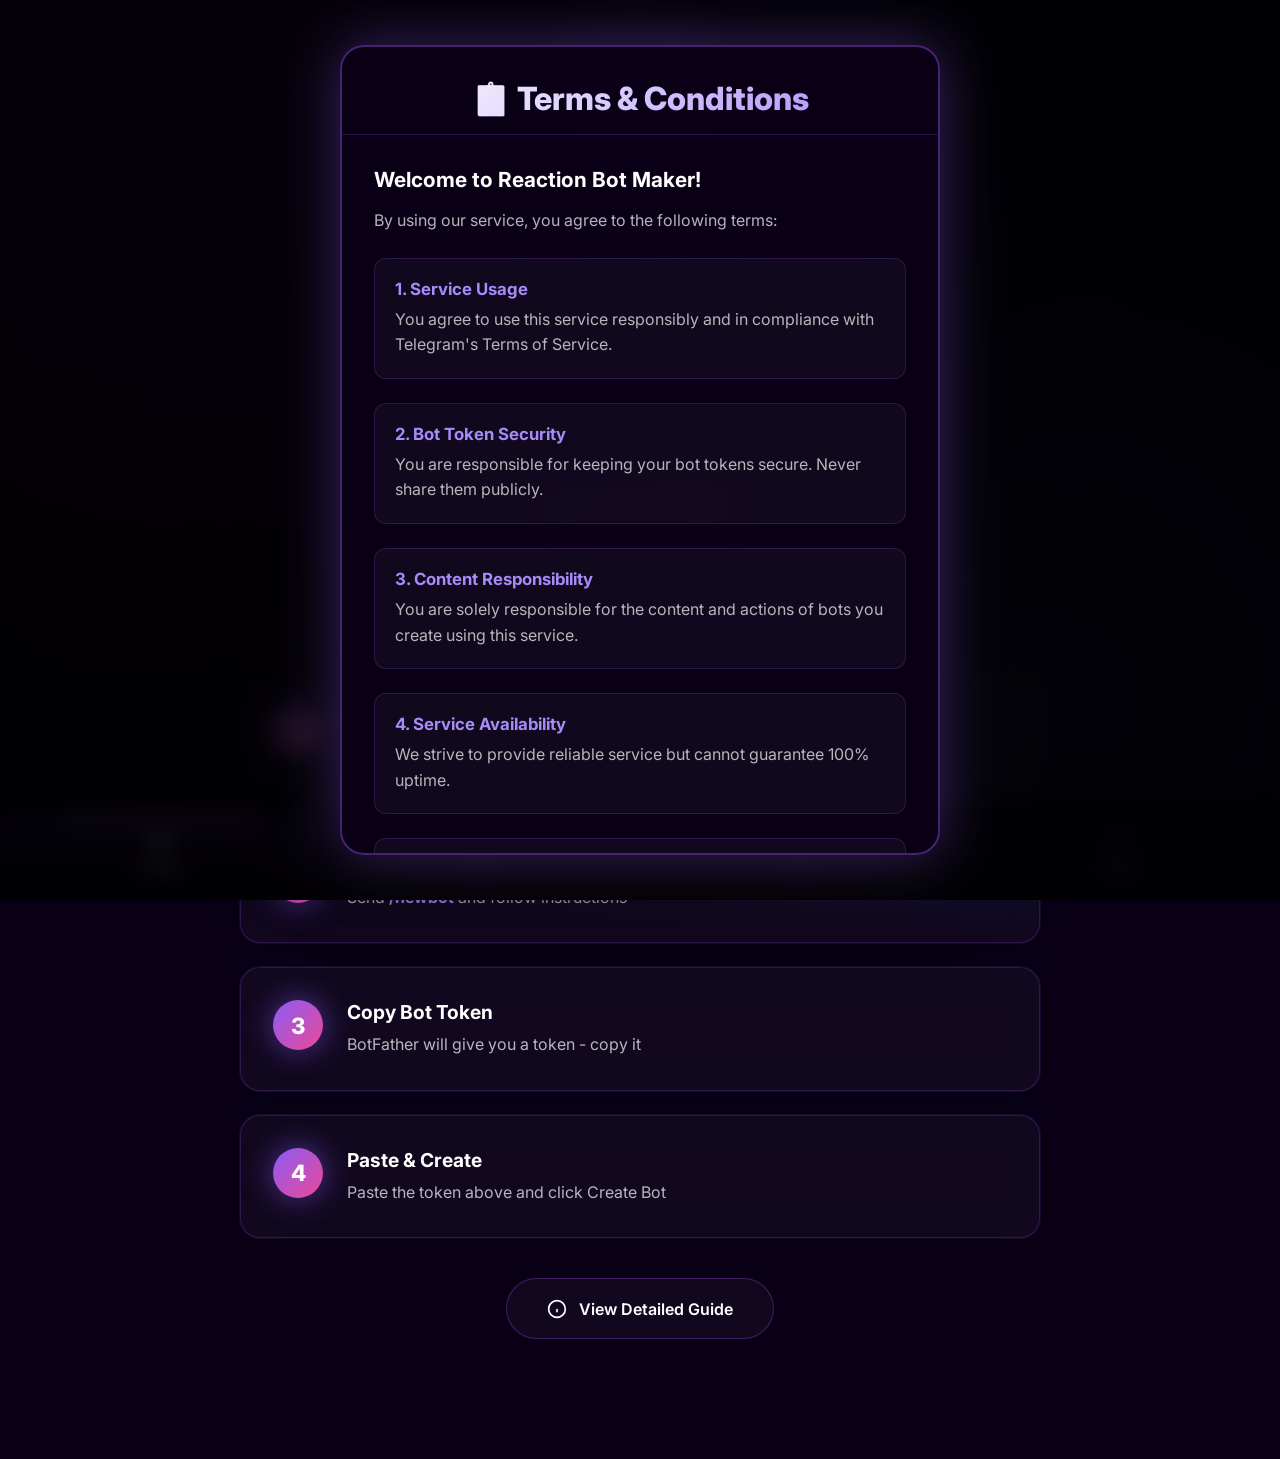
<file: index.html>
<!DOCTYPE html>
<html lang="en">
<head>
    <meta charset="UTF-8">
    <meta name="viewport" content="width=device-width, initial-scale=1.0">
    <title>Reaction Bot Maker - Create Unlimited Telegram Bots</title>
    <link rel="stylesheet" href="style.css">
    <link rel="preconnect" href="https://fonts.googleapis.com">
    <link rel="preconnect" href="https://fonts.gstatic.com" crossorigin>
    <link href="https://fonts.googleapis.com/css2?family=Inter:wght@300;400;500;600;700;800&display=swap" rel="stylesheet">
</head>
<body>
    <div id="terms-modal" class="modal">
        <div class="modal-content">
            <div class="modal-header">
                <h2>📋 Terms & Conditions</h2>
            </div>
            <div class="modal-body">
                <div class="terms-text">
                    <h3>Welcome to Reaction Bot Maker!</h3>
                    <p>By using our service, you agree to the following terms:</p>
                    
                    <div class="term-item">
                        <strong>1. Service Usage</strong>
                        <p>You agree to use this service responsibly and in compliance with Telegram's Terms of Service.</p>
                    </div>
                    
                    <div class="term-item">
                        <strong>2. Bot Token Security</strong>
                        <p>You are responsible for keeping your bot tokens secure. Never share them publicly.</p>
                    </div>
                    
                    <div class="term-item">
                        <strong>3. Content Responsibility</strong>
                        <p>You are solely responsible for the content and actions of bots you create using this service.</p>
                    </div>
                    
                    <div class="term-item">
                        <strong>4. Service Availability</strong>
                        <p>We strive to provide reliable service but cannot guarantee 100% uptime.</p>
                    </div>
                    
                    <div class="term-item">
                        <strong>5. Privacy</strong>
                        <p>Your bot tokens are stored securely and used only to operate your bots.</p>
                    </div>
                </div>
            </div>
            <div class="modal-footer">
                <button class="modal-btn decline-btn" onclick="declineTerms()">Decline</button>
                <button class="modal-btn accept-btn" onclick="acceptTerms()">I Agree</button>
            </div>
        </div>
    </div>

    <div id="notification-popup" class="notification-popup">
        <div class="notification-content">
            <div class="notification-icon" id="notification-icon"></div>
            <div class="notification-message" id="notification-message"></div>
        </div>
    </div>

    <div class="container">
        <div class="create-section">
            <div class="hero-content">
                <div class="logo-container">
                    <div class="logo-circle">
                        <span class="logo-icon">🤖</span>
                        <span class="logo-sparkle sparkle-1">✨</span>
                        <span class="logo-sparkle sparkle-2">⚡</span>
                        <span class="logo-sparkle sparkle-3">💬</span>
                    </div>
                </div>
                <h1 class="title">Reaction Bot Maker</h1>
                <p class="subtitle">Create Unlimited Telegram Reaction Bots in Seconds</p>
                
                <div class="input-container">
                    <input type="text" id="token" class="neon-input" placeholder="Enter Your Bot Token" autocomplete="off">
                </div>
                
                <button class="create-btn" onclick="createBot()">
                    <span class="btn-glow"></span>
                    <span class="btn-text">Create Bot</span>
                </button>
            </div>

            <div class="guide-section">
                <h2 class="guide-title">⚡ Quick Setup Guide</h2>
                
                <div class="guide-steps">
                    <div class="guide-step">
                        <div class="step-number">1</div>
                        <div class="step-content">
                            <h3>Open Telegram</h3>
                            <p>Search for <strong>@BotFather</strong> and start a chat</p>
                        </div>
                    </div>

                    <div class="guide-step">
                        <div class="step-number">2</div>
                        <div class="step-content">
                            <h3>Create Your Bot</h3>
                            <p>Send <strong>/newbot</strong> and follow instructions</p>
                        </div>
                    </div>

                    <div class="guide-step">
                        <div class="step-number">3</div>
                        <div class="step-content">
                            <h3>Copy Bot Token</h3>
                            <p>BotFather will give you a token - copy it</p>
                        </div>
                    </div>

                    <div class="guide-step">
                        <div class="step-number">4</div>
                        <div class="step-content">
                            <h3>Paste & Create</h3>
                            <p>Paste the token above and click Create Bot</p>
                        </div>
                    </div>
                </div>

                <a href="guide.html" class="detailed-guide-link">
                    <svg width="20" height="20" viewBox="0 0 24 24" fill="none" stroke="currentColor" stroke-width="2">
                        <circle cx="12" cy="12" r="10"></circle>
                        <path d="M12 16v-4"></path>
                        <path d="M12 8h.01"></path>
                    </svg>
                    View Detailed Guide
                </a>
            </div>
        </div>
    </div>

    <nav class="bottom-nav">
        <a href="index.html" class="nav-item active">
            <svg width="24" height="24" viewBox="0 0 24 24" fill="none" stroke="currentColor" stroke-width="2">
                <circle cx="12" cy="12" r="10"></circle>
                <line x1="12" y1="8" x2="12" y2="16"></line>
                <line x1="8" y1="12" x2="16" y2="12"></line>
            </svg>
            <span>Create</span>
        </a>
        <a href="bots.html?tab=all" class="nav-item">
            <svg width="24" height="24" viewBox="0 0 24 24" fill="none" stroke="currentColor" stroke-width="2">
                <rect x="3" y="3" width="18" height="18" rx="2"></rect>
                <line x1="9" y1="3" x2="9" y2="21"></line>
            </svg>
            <span>All Bots</span>
        </a>
        <a href="bots.html?tab=my" class="nav-item">
            <svg width="24" height="24" viewBox="0 0 24 24" fill="none" stroke="currentColor" stroke-width="2">
                <path d="M20 21v-2a4 4 0 0 0-4-4H8a4 4 0 0 0-4 4v2"></path>
                <circle cx="12" cy="7" r="4"></circle>
            </svg>
            <span>My Bots</span>
        </a>
        <a href="bots.html?tab=updates" class="nav-item">
            <svg width="24" height="24" viewBox="0 0 24 24" fill="none" stroke="currentColor" stroke-width="2">
                <path d="M21 15a2 2 0 0 1-2 2H7l-4 4V5a2 2 0 0 1 2-2h14a2 2 0 0 1 2 2z"></path>
            </svg>
            <span>Updates</span>
        </a>
    </nav>

    <script src="script.js"></script>
</body>
</html>
</file>
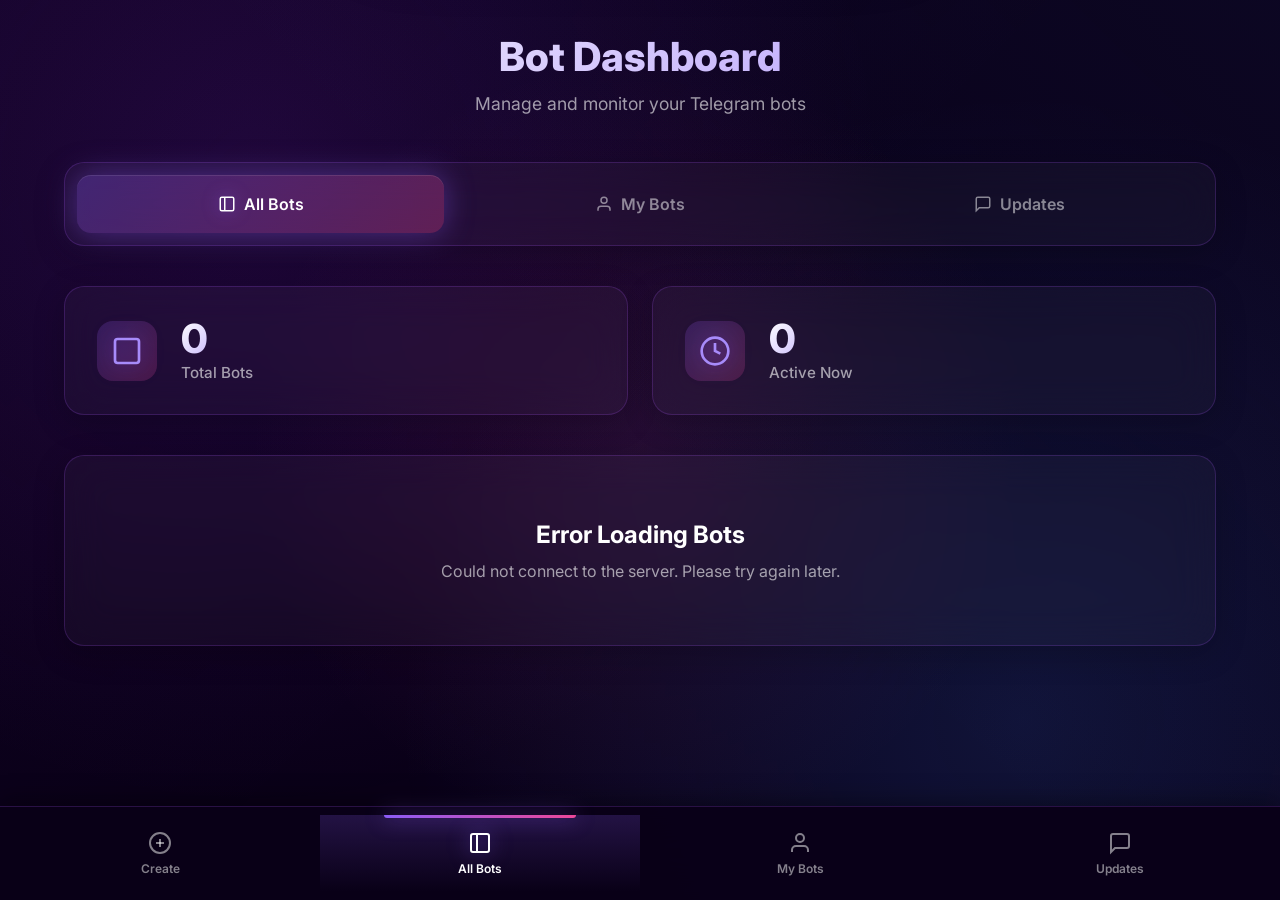
<file: bots.html>
<!DOCTYPE html>
<html lang="en">
<head>
    <meta charset="UTF-8">
    <meta name="viewport" content="width=device-width, initial-scale=1.0">
    <title>Bots - Reaction Bot Maker</title>
    <link rel="stylesheet" href="style.css">
    <link rel="preconnect" href="https://fonts.googleapis.com">
    <link rel="preconnect" href="https://fonts.gstatic.com" crossorigin>
    <link href="https://fonts.googleapis.com/css2?family=Inter:wght@300;400;500;600;700;800&display=swap" rel="stylesheet">
</head>
<body>
    <div id="notification-popup" class="notification-popup">
        <div class="notification-content">
            <div class="notification-icon" id="notification-icon"></div>
            <div class="notification-message" id="notification-message"></div>
        </div>
    </div>

    <div class="container">
        <div class="page-header">
            <h1 class="page-title">Bot Dashboard</h1>
            <p class="page-subtitle">Manage and monitor your Telegram bots</p>
        </div>

        <div class="tabs-container">
            <div class="tabs">
                <button class="tab-btn" data-tab="all">
                    <svg width="18" height="18" viewBox="0 0 24 24" fill="none" stroke="currentColor" stroke-width="2">
                        <rect x="3" y="3" width="18" height="18" rx="2"></rect>
                        <line x1="9" y1="3" x2="9" y2="21"></line>
                    </svg>
                    <span>All Bots</span>
                </button>
                <button class="tab-btn" data-tab="my">
                    <svg width="18" height="18" viewBox="0 0 24 24" fill="none" stroke="currentColor" stroke-width="2">
                        <path d="M20 21v-2a4 4 0 0 0-4-4H8a4 4 0 0 0-4 4v2"></path>
                        <circle cx="12" cy="7" r="4"></circle>
                    </svg>
                    <span>My Bots</span>
                </button>
                <button class="tab-btn" data-tab="updates">
                    <svg width="18" height="18" viewBox="0 0 24 24" fill="none" stroke="currentColor" stroke-width="2">
                        <path d="M21 15a2 2 0 0 1-2 2H7l-4 4V5a2 2 0 0 1 2-2h14a2 2 0 0 1 2 2z"></path>
                    </svg>
                    <span>Updates</span>
                </button>
            </div>
        </div>

        <div id="all-bots-tab" class="tab-content">
            <div class="stats-card">
                <div class="stat-item">
                    <div class="stat-icon">
                        <svg width="32" height="32" viewBox="0 0 24 24" fill="none" stroke="currentColor" stroke-width="2">
                            <rect x="3" y="3" width="18" height="18" rx="2"></rect>
                        </svg>
                    </div>
                    <div class="stat-info">
                        <div class="stat-value" id="total-bots">0</div>
                        <div class="stat-label">Total Bots</div>
                    </div>
                </div>
                <div class="stat-item">
                    <div class="stat-icon">
                        <svg width="32" height="32" viewBox="0 0 24 24" fill="none" stroke="currentColor" stroke-width="2">
                            <circle cx="12" cy="12" r="10"></circle>
                            <polyline points="12 6 12 12 16 14"></polyline>
                        </svg>
                    </div>
                    <div class="stat-info">
                        <div class="stat-value" id="active-bots">0</div>
                        <div class="stat-label">Active Now</div>
                    </div>
                </div>
            </div>

            <div class="bots-list" id="all-bots-list">
                <div class="loading">Loading bots...</div>
            </div>
        </div>

        <div id="my-bots-tab" class="tab-content" style="display: none;">
            <div class="bots-list" id="my-bots-list">
                <div class="loading">Loading your bots...</div>
            </div>
        </div>

        <div id="updates-tab" class="tab-content" style="display: none;">
            <div class="coming-soon-card">
                <div class="coming-soon-icon">
                    <svg width="80" height="80" viewBox="0 0 24 24" fill="none" stroke="currentColor" stroke-width="2">
                        <circle cx="12" cy="12" r="10"></circle>
                        <polyline points="12 6 12 12 16 14"></polyline>
                    </svg>
                </div>
                <h2>Coming Soon</h2>
                <p>Exciting new features and updates are on the way!</p>
                <p class="coming-soon-sub">Stay tuned for something amazing</p>
            </div>
        </div>
    </div>

    <nav class="bottom-nav">
        <a href="index.html" class="nav-item">
            <svg width="24" height="24" viewBox="0 0 24 24" fill="none" stroke="currentColor" stroke-width="2">
                <circle cx="12" cy="12" r="10"></circle>
                <line x1="12" y1="8" x2="12" y2="16"></line>
                <line x1="8" y1="12" x2="16" y2="12"></line>
            </svg>
            <span>Create</span>
        </a>
        <a href="bots.html?tab=all" class="nav-item" id="nav-all-bots">
            <svg width="24" height="24" viewBox="0 0 24 24" fill="none" stroke="currentColor" stroke-width="2">
                <rect x="3" y="3" width="18" height="18" rx="2"></rect>
                <line x1="9" y1="3" x2="9" y2="21"></line>
            </svg>
            <span>All Bots</span>
        </a>
        <a href="bots.html?tab=my" class="nav-item" id="nav-my-bots">
            <svg width="24" height="24" viewBox="0 0 24 24" fill="none" stroke="currentColor" stroke-width="2">
                <path d="M20 21v-2a4 4 0 0 0-4-4H8a4 4 0 0 0-4 4v2"></path>
                <circle cx="12" cy="7" r="4"></circle>
            </svg>
            <span>My Bots</span>
        </a>
        <a href="bots.html?tab=updates" class="nav-item" id="nav-updates">
            <svg width="24" height="24" viewBox="0 0 24 24" fill="none" stroke="currentColor" stroke-width="2">
                <path d="M21 15a2 2 0 0 1-2 2H7l-4 4V5a2 2 0 0 1 2-2h14a2 2 0 0 1 2 2z"></path>
            </svg>
            <span>Updates</span>
        </a>
    </nav>

    <script src="script.js"></script>
</body>
</html>
</file>
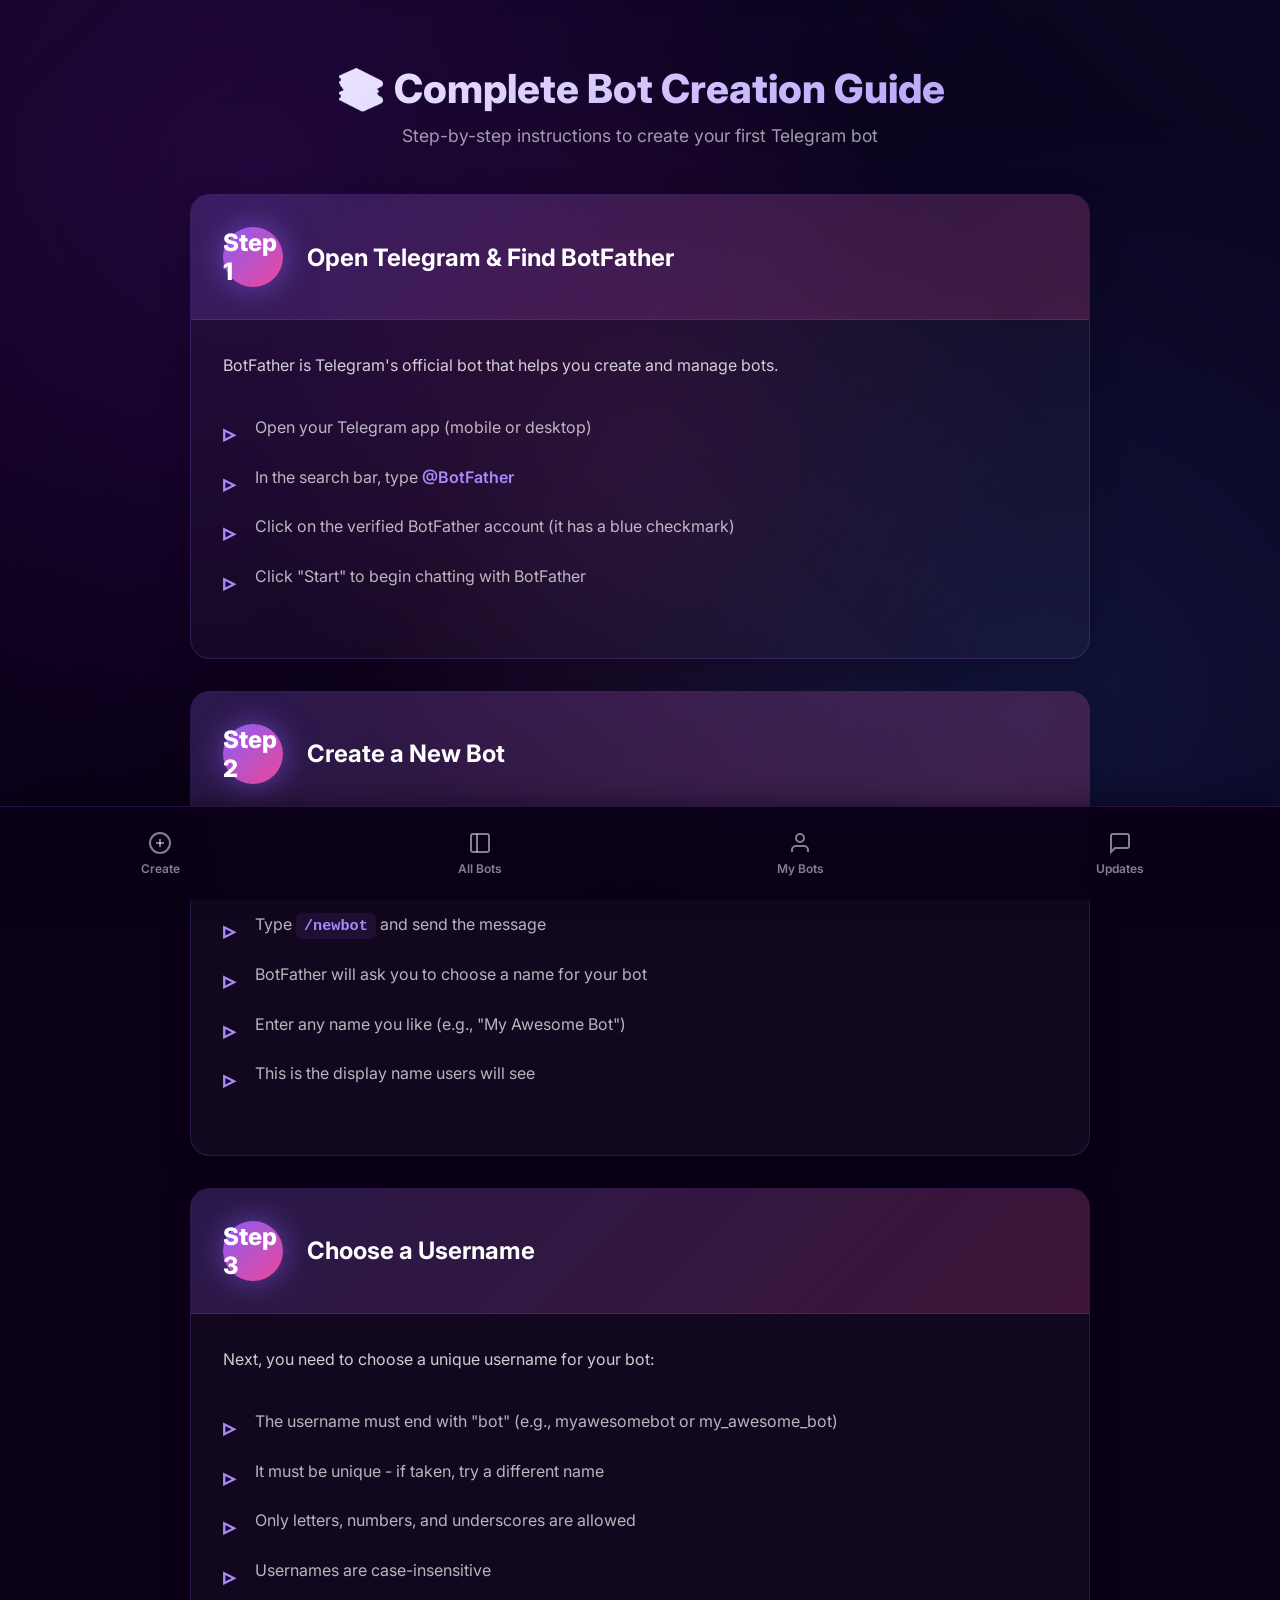
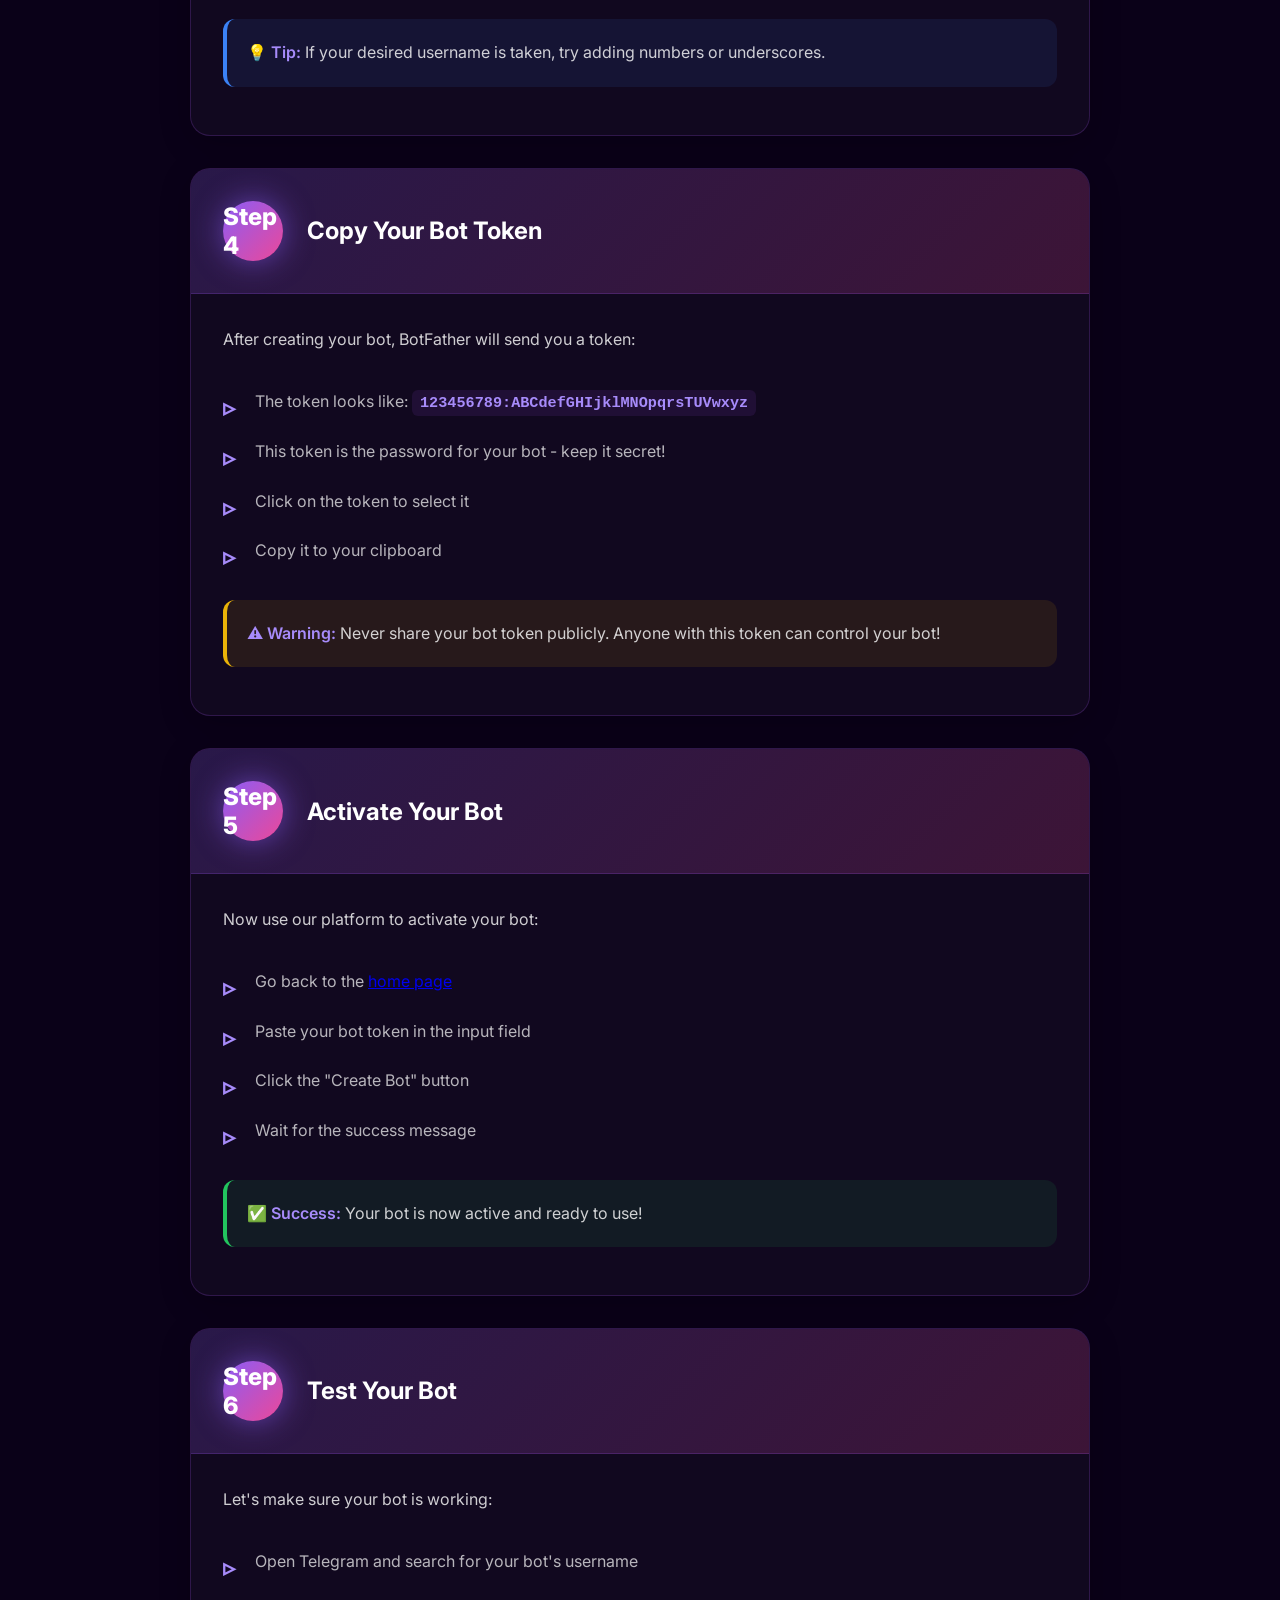
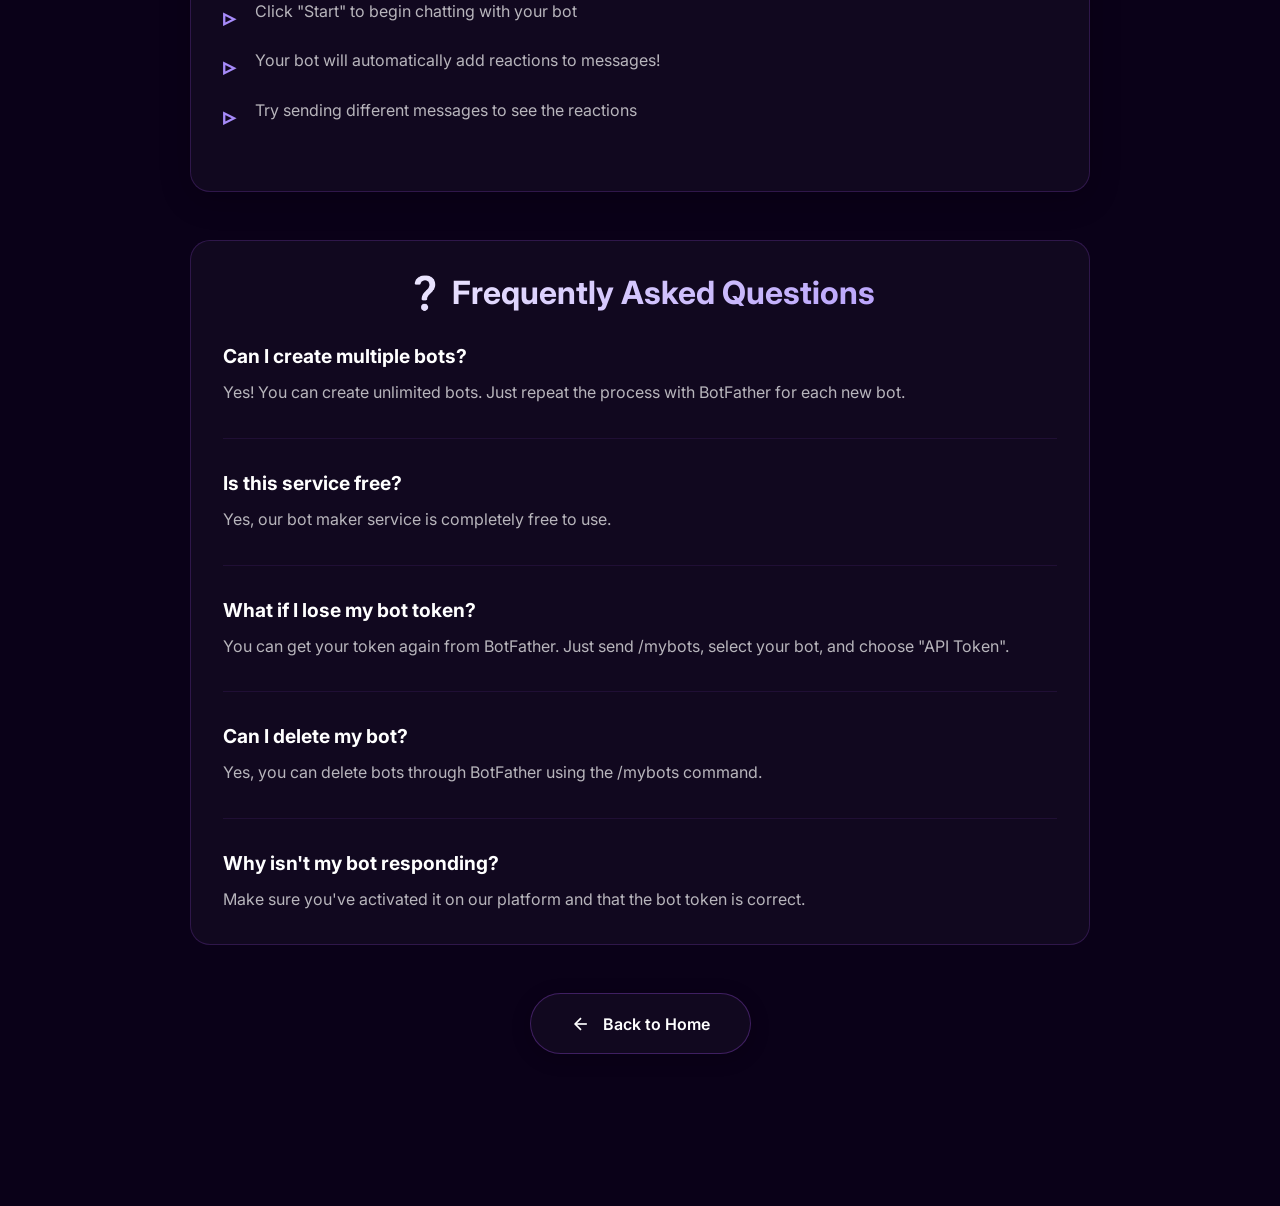
<file: guide.html>
<!DOCTYPE html>
<html lang="en">
<head>
    <meta charset="UTF-8">
    <meta name="viewport" content="width=device-width, initial-scale=1.0">
    <title>Detailed Guide - Reaction Bot Maker</title>
    <link rel="stylesheet" href="style.css">
    <link rel="preconnect" href="https://fonts.googleapis.com">
    <link rel="preconnect" href="https://fonts.gstatic.com" crossorigin>
    <link href="https://fonts.googleapis.com/css2?family=Inter:wght@300;400;500;600;700;800&display=swap" rel="stylesheet">
</head>
<body>
    <div id="notification-popup" class="notification-popup">
        <div class="notification-content">
            <div class="notification-icon" id="notification-icon"></div>
            <div class="notification-message" id="notification-message"></div>
        </div>
    </div>

    <div class="container">
        <div class="guide-page">
            <div class="page-header">
                <h1 class="page-title">📚 Complete Bot Creation Guide</h1>
                <p class="page-subtitle">Step-by-step instructions to create your first Telegram bot</p>
            </div>

            <div class="guide-content">
                <div class="guide-card">
                    <div class="guide-card-header">
                        <div class="guide-number">Step 1</div>
                        <h2>Open Telegram & Find BotFather</h2>
                    </div>
                    <div class="guide-card-body">
                        <p>BotFather is Telegram's official bot that helps you create and manage bots.</p>
                        <ul>
                            <li>Open your Telegram app (mobile or desktop)</li>
                            <li>In the search bar, type <strong>@BotFather</strong></li>
                            <li>Click on the verified BotFather account (it has a blue checkmark)</li>
                            <li>Click "Start" to begin chatting with BotFather</li>
                        </ul>
                    </div>
                </div>

                <div class="guide-card">
                    <div class="guide-card-header">
                        <div class="guide-number">Step 2</div>
                        <h2>Create a New Bot</h2>
                    </div>
                    <div class="guide-card-body">
                        <p>Use the /newbot command to create your bot:</p>
                        <ul>
                            <li>Type <code>/newbot</code> and send the message</li>
                            <li>BotFather will ask you to choose a name for your bot</li>
                            <li>Enter any name you like (e.g., "My Awesome Bot")</li>
                            <li>This is the display name users will see</li>
                        </ul>
                    </div>
                </div>

                <div class="guide-card">
                    <div class="guide-card-header">
                        <div class="guide-number">Step 3</div>
                        <h2>Choose a Username</h2>
                    </div>
                    <div class="guide-card-body">
                        <p>Next, you need to choose a unique username for your bot:</p>
                        <ul>
                            <li>The username must end with "bot" (e.g., myawesomebot or my_awesome_bot)</li>
                            <li>It must be unique - if taken, try a different name</li>
                            <li>Only letters, numbers, and underscores are allowed</li>
                            <li>Usernames are case-insensitive</li>
                        </ul>
                        <p class="tip"><strong>💡 Tip:</strong> If your desired username is taken, try adding numbers or underscores.</p>
                    </div>
                </div>

                <div class="guide-card">
                    <div class="guide-card-header">
                        <div class="guide-number">Step 4</div>
                        <h2>Copy Your Bot Token</h2>
                    </div>
                    <div class="guide-card-body">
                        <p>After creating your bot, BotFather will send you a token:</p>
                        <ul>
                            <li>The token looks like: <code>123456789:ABCdefGHIjklMNOpqrsTUVwxyz</code></li>
                            <li>This token is the password for your bot - keep it secret!</li>
                            <li>Click on the token to select it</li>
                            <li>Copy it to your clipboard</li>
                        </ul>
                        <p class="warning"><strong>⚠️ Warning:</strong> Never share your bot token publicly. Anyone with this token can control your bot!</p>
                    </div>
                </div>

                <div class="guide-card">
                    <div class="guide-card-header">
                        <div class="guide-number">Step 5</div>
                        <h2>Activate Your Bot</h2>
                    </div>
                    <div class="guide-card-body">
                        <p>Now use our platform to activate your bot:</p>
                        <ul>
                            <li>Go back to the <a href="index.html">home page</a></li>
                            <li>Paste your bot token in the input field</li>
                            <li>Click the "Create Bot" button</li>
                            <li>Wait for the success message</li>
                        </ul>
                        <p class="success"><strong>✅ Success:</strong> Your bot is now active and ready to use!</p>
                    </div>
                </div>

                <div class="guide-card">
                    <div class="guide-card-header">
                        <div class="guide-number">Step 6</div>
                        <h2>Test Your Bot</h2>
                    </div>
                    <div class="guide-card-body">
                        <p>Let's make sure your bot is working:</p>
                        <ul>
                            <li>Open Telegram and search for your bot's username</li>
                            <li>Click "Start" to begin chatting with your bot</li>
                            <li>Your bot will automatically add reactions to messages!</li>
                            <li>Try sending different messages to see the reactions</li>
                        </ul>
                    </div>
                </div>

                <div class="faq-section">
                    <h2 class="faq-title">❓ Frequently Asked Questions</h2>
                    
                    <div class="faq-item">
                        <h3>Can I create multiple bots?</h3>
                        <p>Yes! You can create unlimited bots. Just repeat the process with BotFather for each new bot.</p>
                    </div>

                    <div class="faq-item">
                        <h3>Is this service free?</h3>
                        <p>Yes, our bot maker service is completely free to use.</p>
                    </div>

                    <div class="faq-item">
                        <h3>What if I lose my bot token?</h3>
                        <p>You can get your token again from BotFather. Just send /mybots, select your bot, and choose "API Token".</p>
                    </div>

                    <div class="faq-item">
                        <h3>Can I delete my bot?</h3>
                        <p>Yes, you can delete bots through BotFather using the /mybots command.</p>
                    </div>

                    <div class="faq-item">
                        <h3>Why isn't my bot responding?</h3>
                        <p>Make sure you've activated it on our platform and that the bot token is correct.</p>
                    </div>
                </div>

                <div class="guide-footer">
                    <a href="index.html" class="back-btn">
                        <svg width="20" height="20" viewBox="0 0 24 24" fill="none" stroke="currentColor" stroke-width="2">
                            <line x1="19" y1="12" x2="5" y2="12"></line>
                            <polyline points="12 19 5 12 12 5"></polyline>
                        </svg>
                        Back to Home
                    </a>
                </div>
            </div>
        </div>
    </div>

    <nav class="bottom-nav">
        <a href="index.html" class="nav-item">
            <svg width="24" height="24" viewBox="0 0 24 24" fill="none" stroke="currentColor" stroke-width="2">
                <circle cx="12" cy="12" r="10"></circle>
                <line x1="12" y1="8" x2="12" y2="16"></line>
                <line x1="8" y1="12" x2="16" y2="12"></line>
            </svg>
            <span>Create</span>
        </a>
        <a href="bots.html?tab=all" class="nav-item">
            <svg width="24" height="24" viewBox="0 0 24 24" fill="none" stroke="currentColor" stroke-width="2">
                <rect x="3" y="3" width="18" height="18" rx="2"></rect>
                <line x1="9" y1="3" x2="9" y2="21"></line>
            </svg>
            <span>All Bots</span>
        </a>
        <a href="bots.html?tab=my" class="nav-item">
            <svg width="24" height="24" viewBox="0 0 24 24" fill="none" stroke="currentColor" stroke-width="2">
                <path d="M20 21v-2a4 4 0 0 0-4-4H8a4 4 0 0 0-4 4v2"></path>
                <circle cx="12" cy="7" r="4"></circle>
            </svg>
            <span>My Bots</span>
        </a>
        <a href="bots.html?tab=updates" class="nav-item">
            <svg width="24" height="24" viewBox="0 0 24 24" fill="none" stroke="currentColor" stroke-width="2">
                <path d="M21 15a2 2 0 0 1-2 2H7l-4 4V5a2 2 0 0 1 2-2h14a2 2 0 0 1 2 2z"></path>
            </svg>
            <span>Updates</span>
        </a>
    </nav>

    <script src="script.js"></script>
</body>
</html>
</file>
<file: style.css>
* {
    margin: 0;
    padding: 0;
    box-sizing: border-box;
}

body {
    font-family: 'Inter', -apple-system, BlinkMacSystemFont, sans-serif;
    background: #0a0118;
    min-height: 100vh;
    color: #fff;
    overflow-x: hidden;
    position: relative;
}

body::before {
    content: '';
    position: fixed;
    top: 0;
    left: 0;
    width: 100%;
    height: 100%;
    background: 
        radial-gradient(circle at 20% 20%, rgba(138, 43, 226, 0.15) 0%, transparent 50%),
        radial-gradient(circle at 80% 80%, rgba(59, 130, 246, 0.15) 0%, transparent 50%),
        radial-gradient(circle at 50% 50%, rgba(236, 72, 153, 0.1) 0%, transparent 50%);
    pointer-events: none;
    z-index: 0;
    animation: gradientShift 15s ease infinite;
}

@keyframes gradientShift {
    0%, 100% { opacity: 1; }
    50% { opacity: 0.8; }
}

body::after {
    content: '';
    position: fixed;
    top: 0;
    left: 0;
    width: 100%;
    height: 100%;
    background: 
        linear-gradient(135deg, rgba(138, 43, 226, 0.05) 0%, transparent 50%),
        linear-gradient(225deg, rgba(59, 130, 246, 0.05) 0%, transparent 50%);
    pointer-events: none;
    z-index: 0;
}

.container {
    position: relative;
    max-width: 1200px;
    margin: 0 auto;
    padding: 2rem 1.5rem 120px;
    z-index: 1;
}

.create-section {
    display: flex;
    flex-direction: column;
    align-items: center;
    justify-content: center;
    min-height: calc(100vh - 200px);
    text-align: center;
}

.hero-content {
    width: 100%;
    max-width: 600px;
    margin-bottom: 3rem;
}

.logo-container {
    margin-bottom: 2rem;
    display: flex;
    justify-content: center;
}

.logo-circle {
    position: relative;
    width: 140px;
    height: 140px;
    display: flex;
    align-items: center;
    justify-content: center;
    background: linear-gradient(135deg, rgba(139, 92, 246, 0.2) 0%, rgba(236, 72, 153, 0.2) 100%);
    border-radius: 50%;
    border: 3px solid rgba(168, 85, 247, 0.4);
    box-shadow: 
        0 0 60px rgba(139, 92, 246, 0.4),
        0 0 100px rgba(236, 72, 153, 0.3),
        inset 0 0 40px rgba(139, 92, 246, 0.1);
    animation: logoGlow 3s ease-in-out infinite alternate;
}

@keyframes logoGlow {
    0%, 100% {
        box-shadow: 
            0 0 60px rgba(139, 92, 246, 0.4),
            0 0 100px rgba(236, 72, 153, 0.3),
            inset 0 0 40px rgba(139, 92, 246, 0.1);
        transform: scale(1);
    }
    50% {
        box-shadow: 
            0 0 80px rgba(139, 92, 246, 0.6),
            0 0 120px rgba(236, 72, 153, 0.4),
            inset 0 0 60px rgba(139, 92, 246, 0.2);
        transform: scale(1.05);
    }
}

.logo-icon {
    font-size: 5rem;
    filter: drop-shadow(0 0 20px rgba(139, 92, 246, 0.8));
    animation: iconPulse 2s ease-in-out infinite;
}

@keyframes iconPulse {
    0%, 100% {
        transform: scale(1);
    }
    50% {
        transform: scale(1.1);
    }
}

.logo-sparkle {
    position: absolute;
    font-size: 1.5rem;
    animation: sparkleFloat 3s ease-in-out infinite;
}

.sparkle-1 {
    top: 10%;
    right: 10%;
    animation-delay: 0s;
}

.sparkle-2 {
    bottom: 15%;
    left: 5%;
    animation-delay: 1s;
}

.sparkle-3 {
    top: 50%;
    right: -5%;
    animation-delay: 2s;
}

@keyframes sparkleFloat {
    0%, 100% {
        transform: translateY(0) scale(1);
        opacity: 0.6;
    }
    50% {
        transform: translateY(-15px) scale(1.2);
        opacity: 1;
    }
}

.title {
    font-size: 3.5rem;
    font-weight: 800;
    margin-bottom: 1.5rem;
    background: linear-gradient(135deg, #fff 0%, #a78bfa 50%, #ec4899 100%);
    -webkit-background-clip: text;
    -webkit-text-fill-color: transparent;
    background-clip: text;
    filter: drop-shadow(0 0 20px rgba(168, 85, 247, 0.3));
    animation: titleGlow 3s ease-in-out infinite alternate;
    letter-spacing: -0.02em;
}

@keyframes titleGlow {
    from {
        filter: drop-shadow(0 0 20px rgba(168, 85, 247, 0.3));
    }
    to {
        filter: drop-shadow(0 0 40px rgba(168, 85, 247, 0.6));
    }
}

.subtitle {
    font-size: 1.25rem;
    font-weight: 400;
    margin-bottom: 3rem;
    color: rgba(255, 255, 255, 0.7);
    letter-spacing: 0.01em;
}

.input-container {
    width: 100%;
    margin-bottom: 2rem;
    position: relative;
}

.neon-input {
    width: 100%;
    padding: 1.5rem 2rem;
    font-size: 1.1rem;
    font-family: 'Inter', sans-serif;
    background: rgba(255, 255, 255, 0.03);
    border: 2px solid rgba(168, 85, 247, 0.3);
    border-radius: 16px;
    color: #fff;
    backdrop-filter: blur(20px);
    transition: all 0.4s cubic-bezier(0.4, 0, 0.2, 1);
    outline: none;
    box-shadow: 
        0 0 0 1px rgba(168, 85, 247, 0.1),
        0 8px 32px rgba(0, 0, 0, 0.3),
        inset 0 1px 0 rgba(255, 255, 255, 0.05);
}

.neon-input::placeholder {
    color: rgba(255, 255, 255, 0.4);
}

.neon-input:focus {
    border-color: rgba(168, 85, 247, 0.6);
    background: rgba(255, 255, 255, 0.05);
    box-shadow: 
        0 0 0 1px rgba(168, 85, 247, 0.3),
        0 0 40px rgba(168, 85, 247, 0.3),
        0 0 80px rgba(168, 85, 247, 0.15),
        0 8px 32px rgba(0, 0, 0, 0.3),
        inset 0 1px 0 rgba(255, 255, 255, 0.1);
    transform: translateY(-2px);
}

.create-btn {
    padding: 1.5rem 4rem;
    font-size: 1.2rem;
    font-weight: 700;
    font-family: 'Inter', sans-serif;
    background: linear-gradient(135deg, #8b5cf6 0%, #ec4899 100%);
    border: none;
    border-radius: 50px;
    color: #fff;
    cursor: pointer;
    position: relative;
    overflow: hidden;
    transition: all 0.4s cubic-bezier(0.4, 0, 0.2, 1);
    box-shadow: 
        0 0 30px rgba(139, 92, 246, 0.5),
        0 0 60px rgba(236, 72, 153, 0.3),
        0 10px 40px rgba(0, 0, 0, 0.3);
}

.btn-glow {
    position: absolute;
    top: 0;
    left: -100%;
    width: 100%;
    height: 100%;
    background: linear-gradient(90deg, transparent, rgba(255, 255, 255, 0.4), transparent);
    transition: left 0.6s ease;
}

.create-btn:hover .btn-glow {
    left: 100%;
}

.create-btn:hover {
    transform: translateY(-4px) scale(1.02);
    box-shadow: 
        0 0 50px rgba(139, 92, 246, 0.7),
        0 0 100px rgba(236, 72, 153, 0.5),
        0 15px 60px rgba(0, 0, 0, 0.4);
}

.create-btn:active {
    transform: translateY(-2px) scale(1);
}

.btn-text {
    position: relative;
    z-index: 1;
}

.guide-section {
    width: 100%;
    max-width: 800px;
}

.guide-title {
    font-size: 2rem;
    font-weight: 700;
    text-align: center;
    margin-bottom: 2.5rem;
    background: linear-gradient(135deg, #fff 0%, #a78bfa 100%);
    -webkit-background-clip: text;
    -webkit-text-fill-color: transparent;
    background-clip: text;
}

.guide-steps {
    display: grid;
    gap: 1.5rem;
    margin-bottom: 2.5rem;
}

.guide-step {
    display: flex;
    align-items: flex-start;
    gap: 1.5rem;
    padding: 2rem;
    background: rgba(255, 255, 255, 0.03);
    border: 1px solid rgba(168, 85, 247, 0.2);
    border-radius: 20px;
    backdrop-filter: blur(20px);
    transition: all 0.4s cubic-bezier(0.4, 0, 0.2, 1);
    box-shadow: 
        0 0 0 1px rgba(168, 85, 247, 0.1),
        0 8px 32px rgba(0, 0, 0, 0.2);
}

.guide-step:hover {
    background: rgba(255, 255, 255, 0.05);
    border-color: rgba(168, 85, 247, 0.4);
    transform: translateX(8px);
    box-shadow: 
        0 0 0 1px rgba(168, 85, 247, 0.3),
        0 0 40px rgba(168, 85, 247, 0.2),
        0 12px 48px rgba(0, 0, 0, 0.3);
}

.step-number {
    flex-shrink: 0;
    width: 50px;
    height: 50px;
    display: flex;
    align-items: center;
    justify-content: center;
    background: linear-gradient(135deg, #8b5cf6 0%, #ec4899 100%);
    border-radius: 50%;
    font-size: 1.4rem;
    font-weight: 800;
    box-shadow: 
        0 0 30px rgba(139, 92, 246, 0.6),
        0 4px 16px rgba(0, 0, 0, 0.3);
}

.step-content {
    text-align: left;
}

.step-content h3 {
    font-size: 1.2rem;
    font-weight: 700;
    margin-bottom: 0.5rem;
    color: #fff;
}

.step-content p {
    font-size: 1rem;
    line-height: 1.6;
    color: rgba(255, 255, 255, 0.7);
}

.step-content strong {
    color: #a78bfa;
    font-weight: 700;
}

.detailed-guide-link {
    display: inline-flex;
    align-items: center;
    gap: 0.75rem;
    padding: 1.2rem 2.5rem;
    background: rgba(255, 255, 255, 0.03);
    border: 1px solid rgba(168, 85, 247, 0.3);
    border-radius: 50px;
    color: #fff;
    text-decoration: none;
    font-size: 1rem;
    font-weight: 600;
    transition: all 0.4s cubic-bezier(0.4, 0, 0.2, 1);
    box-shadow: 0 4px 20px rgba(0, 0, 0, 0.2);
}

.detailed-guide-link:hover {
    background: rgba(255, 255, 255, 0.05);
    border-color: rgba(168, 85, 247, 0.5);
    transform: translateY(-3px);
    box-shadow: 
        0 0 30px rgba(168, 85, 247, 0.3),
        0 8px 32px rgba(0, 0, 0, 0.3);
}

.detailed-guide-link svg {
    flex-shrink: 0;
}

.page-header {
    text-align: center;
    margin-bottom: 3rem;
}

.page-title {
    font-size: 2.5rem;
    font-weight: 800;
    margin-bottom: 0.75rem;
    background: linear-gradient(135deg, #fff 0%, #a78bfa 100%);
    -webkit-background-clip: text;
    -webkit-text-fill-color: transparent;
    background-clip: text;
}

.page-subtitle {
    font-size: 1.1rem;
    color: rgba(255, 255, 255, 0.6);
}

.tabs-container {
    margin-bottom: 2.5rem;
}

.tabs {
    display: flex;
    gap: 0.75rem;
    background: rgba(255, 255, 255, 0.03);
    padding: 0.75rem;
    border-radius: 20px;
    backdrop-filter: blur(20px);
    border: 1px solid rgba(168, 85, 247, 0.2);
    box-shadow: 0 8px 32px rgba(0, 0, 0, 0.2);
}

.tab-btn {
    flex: 1;
    display: flex;
    align-items: center;
    justify-content: center;
    gap: 0.5rem;
    padding: 1.2rem 1.5rem;
    font-size: 1rem;
    font-weight: 600;
    font-family: 'Inter', sans-serif;
    background: transparent;
    border: none;
    border-radius: 14px;
    color: rgba(255, 255, 255, 0.5);
    cursor: pointer;
    transition: all 0.3s cubic-bezier(0.4, 0, 0.2, 1);
    position: relative;
}

.tab-btn svg {
    transition: all 0.3s ease;
}

.tab-btn.active {
    background: linear-gradient(135deg, rgba(139, 92, 246, 0.3) 0%, rgba(236, 72, 153, 0.3) 100%);
    color: #fff;
    box-shadow: 
        0 0 30px rgba(139, 92, 246, 0.4),
        inset 0 1px 0 rgba(255, 255, 255, 0.1);
}

.tab-btn.active svg {
    filter: drop-shadow(0 0 8px rgba(139, 92, 246, 0.6));
}

.tab-btn:hover:not(.active) {
    background: rgba(255, 255, 255, 0.05);
    color: rgba(255, 255, 255, 0.8);
}

.stats-card {
    display: grid;
    grid-template-columns: repeat(auto-fit, minmax(250px, 1fr));
    gap: 1.5rem;
    margin-bottom: 2.5rem;
}

.stat-item {
    display: flex;
    align-items: center;
    gap: 1.5rem;
    padding: 2rem;
    background: rgba(255, 255, 255, 0.03);
    border: 1px solid rgba(168, 85, 247, 0.2);
    border-radius: 20px;
    backdrop-filter: blur(20px);
    transition: all 0.4s cubic-bezier(0.4, 0, 0.2, 1);
    box-shadow: 0 8px 32px rgba(0, 0, 0, 0.2);
}

.stat-item:hover {
    background: rgba(255, 255, 255, 0.05);
    border-color: rgba(168, 85, 247, 0.4);
    transform: translateY(-4px);
    box-shadow: 
        0 0 40px rgba(168, 85, 247, 0.2),
        0 12px 48px rgba(0, 0, 0, 0.3);
}

.stat-icon {
    width: 60px;
    height: 60px;
    display: flex;
    align-items: center;
    justify-content: center;
    background: linear-gradient(135deg, rgba(139, 92, 246, 0.2) 0%, rgba(236, 72, 153, 0.2) 100%);
    border-radius: 16px;
    flex-shrink: 0;
}

.stat-icon svg {
    stroke: #a78bfa;
    filter: drop-shadow(0 0 10px rgba(139, 92, 246, 0.6));
}

.stat-info {
    text-align: left;
}

.stat-value {
    font-size: 2.5rem;
    font-weight: 800;
    margin-bottom: 0.25rem;
    background: linear-gradient(135deg, #fff 0%, #a78bfa 100%);
    -webkit-background-clip: text;
    -webkit-text-fill-color: transparent;
    background-clip: text;
    line-height: 1;
}

.stat-label {
    font-size: 0.95rem;
    color: rgba(255, 255, 255, 0.6);
    font-weight: 500;
}

.bots-list {
    display: grid;
    gap: 1.25rem;
}

.bot-card {
    padding: 2rem;
    background: rgba(255, 255, 255, 0.03);
    border: 1px solid rgba(168, 85, 247, 0.2);
    border-radius: 20px;
    backdrop-filter: blur(20px);
    transition: all 0.4s cubic-bezier(0.4, 0, 0.2, 1);
    box-shadow: 0 8px 32px rgba(0, 0, 0, 0.2);
}

.bot-card:hover {
    background: rgba(255, 255, 255, 0.05);
    border-color: rgba(168, 85, 247, 0.4);
    transform: translateY(-6px);
    box-shadow: 
        0 0 40px rgba(168, 85, 247, 0.25),
        0 16px 64px rgba(0, 0, 0, 0.3);
}

.bot-header {
    display: flex;
    justify-content: space-between;
    align-items: center;
    flex-wrap: wrap;
    gap: 1.5rem;
}

.bot-username {
    font-size: 1.3rem;
    font-weight: 700;
    color: #fff;
    margin-bottom: 0.5rem;
}

.bot-token {
    font-size: 0.9rem;
    color: rgba(255, 255, 255, 0.5);
    font-family: 'Courier New', monospace;
    font-weight: 500;
}

.open-btn {
    padding: 0.9rem 2rem;
    font-size: 0.95rem;
    font-weight: 600;
    font-family: 'Inter', sans-serif;
    background: linear-gradient(135deg, #8b5cf6 0%, #ec4899 100%);
    border: none;
    border-radius: 50px;
    color: #fff;
    cursor: pointer;
    text-decoration: none;
    display: inline-block;
    transition: all 0.3s cubic-bezier(0.4, 0, 0.2, 1);
    box-shadow: 
        0 0 20px rgba(139, 92, 246, 0.4),
        0 4px 16px rgba(0, 0, 0, 0.2);
}

.open-btn:hover {
    transform: translateY(-3px) scale(1.05);
    box-shadow: 
        0 0 40px rgba(139, 92, 246, 0.6),
        0 8px 32px rgba(0, 0, 0, 0.3);
}

.bot-status {
    padding: 0.9rem 2rem;
    font-size: 0.95rem;
    font-weight: 600;
    background: rgba(34, 197, 94, 0.15);
    border: 1px solid rgba(34, 197, 94, 0.4);
    border-radius: 50px;
    color: #86efac;
    display: inline-block;
    box-shadow: 0 0 20px rgba(34, 197, 94, 0.2);
}

.coming-soon-card {
    display: flex;
    flex-direction: column;
    align-items: center;
    justify-content: center;
    padding: 5rem 2rem;
    background: rgba(255, 255, 255, 0.03);
    border: 1px solid rgba(168, 85, 247, 0.2);
    border-radius: 24px;
    backdrop-filter: blur(20px);
    text-align: center;
    min-height: 400px;
    box-shadow: 0 8px 32px rgba(0, 0, 0, 0.2);
}

.coming-soon-icon {
    margin-bottom: 2rem;
    animation: floatPulse 3s ease-in-out infinite;
}

.coming-soon-icon svg {
    stroke: #a78bfa;
    filter: drop-shadow(0 0 20px rgba(139, 92, 246, 0.6));
}

@keyframes floatPulse {
    0%, 100% {
        transform: translateY(0) scale(1);
        opacity: 0.8;
    }
    50% {
        transform: translateY(-10px) scale(1.05);
        opacity: 1;
    }
}

.coming-soon-card h2 {
    font-size: 2.5rem;
    font-weight: 800;
    margin-bottom: 1rem;
    background: linear-gradient(135deg, #fff 0%, #a78bfa 100%);
    -webkit-background-clip: text;
    -webkit-text-fill-color: transparent;
    background-clip: text;
}

.coming-soon-card p {
    font-size: 1.1rem;
    color: rgba(255, 255, 255, 0.7);
    margin-bottom: 0.5rem;
}

.coming-soon-sub {
    font-size: 0.95rem;
    color: rgba(255, 255, 255, 0.5);
}

.loading {
    text-align: center;
    padding: 3rem 2rem;
    color: rgba(255, 255, 255, 0.6);
    font-size: 1.1rem;
}

.empty-state {
    text-align: center;
    padding: 4rem 2rem;
    background: rgba(255, 255, 255, 0.03);
    border: 1px solid rgba(168, 85, 247, 0.2);
    border-radius: 20px;
    backdrop-filter: blur(20px);
    box-shadow: 0 8px 32px rgba(0, 0, 0, 0.2);
}

.empty-state svg {
    margin-bottom: 1.5rem;
    opacity: 0.5;
    stroke: #a78bfa;
}

.empty-state h3 {
    font-size: 1.5rem;
    font-weight: 700;
    margin-bottom: 0.75rem;
    color: #fff;
}

.empty-state p {
    color: rgba(255, 255, 255, 0.6);
}

.bottom-nav {
    position: fixed;
    bottom: 0;
    left: 0;
    width: 100%;
    display: flex;
    background: rgba(10, 1, 24, 0.95);
    border-top: 1px solid rgba(168, 85, 247, 0.2);
    backdrop-filter: blur(30px);
    z-index: 1000;
    padding: 0.5rem 0;
    box-shadow: 0 -4px 24px rgba(0, 0, 0, 0.4);
}

.nav-item {
    flex: 1;
    display: flex;
    flex-direction: column;
    align-items: center;
    justify-content: center;
    padding: 1rem 0.5rem;
    color: rgba(255, 255, 255, 0.5);
    text-decoration: none;
    transition: all 0.3s cubic-bezier(0.4, 0, 0.2, 1);
    position: relative;
}

.nav-item svg {
    margin-bottom: 0.4rem;
    transition: all 0.3s ease;
}

.nav-item span {
    font-size: 0.75rem;
    font-weight: 600;
}

.nav-item:hover {
    color: rgba(255, 255, 255, 0.9);
}

.nav-item:hover svg {
    filter: drop-shadow(0 0 8px rgba(139, 92, 246, 0.4));
}

.nav-item.active {
    color: #fff;
    background: linear-gradient(180deg, rgba(139, 92, 246, 0.2) 0%, transparent 100%);
}

.nav-item.active::before {
    content: '';
    position: absolute;
    top: 0;
    left: 50%;
    transform: translateX(-50%);
    width: 60%;
    height: 3px;
    background: linear-gradient(90deg, #8b5cf6 0%, #ec4899 100%);
    border-radius: 0 0 3px 3px;
    box-shadow: 0 0 20px rgba(139, 92, 246, 0.8);
}

.nav-item.active svg {
    filter: drop-shadow(0 0 10px rgba(139, 92, 246, 0.6));
}

@media (max-width: 768px) {
    .logo-circle {
        width: 110px;
        height: 110px;
    }
    
    .logo-icon {
        font-size: 4rem;
    }
    
    .logo-sparkle {
        font-size: 1.2rem;
    }

    .title {
        font-size: 2.5rem;
    }

    .subtitle {
        font-size: 1.1rem;
    }

    .container {
        padding: 1.5rem 1rem 120px;
    }

    .guide-title {
        font-size: 1.6rem;
    }

    .page-title {
        font-size: 2rem;
    }

    .stats-card {
        grid-template-columns: 1fr;
    }

    .stat-item {
        padding: 1.5rem;
    }

    .bot-header {
        flex-direction: column;
        align-items: flex-start;
    }

    .open-btn,
    .bot-status {
        align-self: stretch;
        text-align: center;
    }

    .tabs {
        flex-direction: column;
        gap: 0.5rem;
    }

    .tab-btn {
        width: 100%;
    }

    .guide-step {
        gap: 1.25rem;
        padding: 1.5rem;
    }

    .step-number {
        width: 45px;
        height: 45px;
        font-size: 1.2rem;
    }

    .step-content h3 {
        font-size: 1.1rem;
    }
}

@media (max-width: 480px) {
    .logo-circle {
        width: 90px;
        height: 90px;
    }
    
    .logo-icon {
        font-size: 3rem;
    }
    
    .logo-sparkle {
        font-size: 1rem;
    }

    .title {
        font-size: 2rem;
    }

    .subtitle {
        font-size: 1rem;
    }

    .create-btn {
        padding: 1.25rem 2.5rem;
        font-size: 1.1rem;
    }

    .stat-value {
        font-size: 2rem;
    }

    .neon-input {
        padding: 1.25rem 1.5rem;
        font-size: 1rem;
    }

    .nav-item span {
        font-size: 0.7rem;
    }
}

.modal {
    display: none;
    position: fixed;
    top: 0;
    left: 0;
    width: 100%;
    height: 100%;
    background: rgba(0, 0, 0, 0.85);
    backdrop-filter: blur(10px);
    z-index: 10000;
    animation: fadeIn 0.3s ease;
}

@keyframes fadeIn {
    from { opacity: 0; }
    to { opacity: 1; }
}

.modal.show {
    display: flex;
    align-items: center;
    justify-content: center;
    padding: 1rem;
}

.modal-content {
    background: rgba(10, 1, 24, 0.95);
    border: 2px solid rgba(168, 85, 247, 0.4);
    border-radius: 24px;
    max-width: 600px;
    width: 100%;
    max-height: 90vh;
    overflow-y: auto;
    box-shadow: 
        0 0 60px rgba(139, 92, 246, 0.4),
        0 20px 80px rgba(0, 0, 0, 0.6);
    animation: slideUp 0.4s cubic-bezier(0.4, 0, 0.2, 1);
}

@keyframes slideUp {
    from {
        transform: translateY(30px);
        opacity: 0;
    }
    to {
        transform: translateY(0);
        opacity: 1;
    }
}

.modal-header {
    padding: 2rem 2rem 1rem;
    text-align: center;
    border-bottom: 1px solid rgba(168, 85, 247, 0.2);
}

.modal-header h2 {
    font-size: 2rem;
    font-weight: 800;
    background: linear-gradient(135deg, #fff 0%, #a78bfa 100%);
    -webkit-background-clip: text;
    -webkit-text-fill-color: transparent;
    background-clip: text;
}

.modal-body {
    padding: 2rem;
}

.terms-text h3 {
    font-size: 1.3rem;
    margin-bottom: 1rem;
    color: #fff;
}

.terms-text > p {
    margin-bottom: 1.5rem;
    color: rgba(255, 255, 255, 0.7);
    line-height: 1.6;
}

.term-item {
    margin-bottom: 1.5rem;
    padding: 1.25rem;
    background: rgba(255, 255, 255, 0.03);
    border: 1px solid rgba(168, 85, 247, 0.2);
    border-radius: 12px;
    transition: all 0.3s ease;
}

.term-item:hover {
    background: rgba(255, 255, 255, 0.05);
    border-color: rgba(168, 85, 247, 0.3);
}

.term-item strong {
    display: block;
    margin-bottom: 0.5rem;
    color: #a78bfa;
    font-size: 1.05rem;
}

.term-item p {
    color: rgba(255, 255, 255, 0.7);
    line-height: 1.6;
    margin: 0;
}

.modal-footer {
    padding: 1.5rem 2rem 2rem;
    display: flex;
    gap: 1rem;
    justify-content: center;
    border-top: 1px solid rgba(168, 85, 247, 0.2);
}

.modal-btn {
    padding: 1rem 2.5rem;
    font-size: 1rem;
    font-weight: 700;
    font-family: 'Inter', sans-serif;
    border: none;
    border-radius: 50px;
    cursor: pointer;
    transition: all 0.3s cubic-bezier(0.4, 0, 0.2, 1);
}

.decline-btn {
    background: rgba(255, 255, 255, 0.05);
    border: 2px solid rgba(255, 255, 255, 0.2);
    color: rgba(255, 255, 255, 0.7);
}

.decline-btn:hover {
    background: rgba(255, 255, 255, 0.1);
    border-color: rgba(255, 255, 255, 0.4);
    color: #fff;
}

.accept-btn {
    background: linear-gradient(135deg, #8b5cf6 0%, #ec4899 100%);
    color: #fff;
    box-shadow: 0 0 30px rgba(139, 92, 246, 0.5);
}

.accept-btn:hover {
    transform: translateY(-2px);
    box-shadow: 0 0 50px rgba(139, 92, 246, 0.7);
}

.guide-page {
    padding: 2rem 0;
}

.guide-content {
    max-width: 900px;
    margin: 0 auto;
}

.guide-card {
    margin-bottom: 2rem;
    background: rgba(255, 255, 255, 0.03);
    border: 1px solid rgba(168, 85, 247, 0.2);
    border-radius: 20px;
    overflow: hidden;
    box-shadow: 0 8px 32px rgba(0, 0, 0, 0.2);
    transition: all 0.4s ease;
}

.guide-card:hover {
    border-color: rgba(168, 85, 247, 0.4);
    box-shadow: 0 12px 48px rgba(0, 0, 0, 0.3);
}

.guide-card-header {
    background: linear-gradient(135deg, rgba(139, 92, 246, 0.2) 0%, rgba(236, 72, 153, 0.2) 100%);
    padding: 2rem;
    display: flex;
    align-items: center;
    gap: 1.5rem;
    border-bottom: 1px solid rgba(168, 85, 247, 0.2);
}

.guide-number {
    flex-shrink: 0;
    width: 60px;
    height: 60px;
    display: flex;
    align-items: center;
    justify-content: center;
    background: linear-gradient(135deg, #8b5cf6 0%, #ec4899 100%);
    border-radius: 50%;
    font-size: 1.5rem;
    font-weight: 800;
    box-shadow: 0 0 30px rgba(139, 92, 246, 0.6);
}

.guide-card-header h2 {
    font-size: 1.5rem;
    font-weight: 700;
    color: #fff;
    margin: 0;
}

.guide-card-body {
    padding: 2rem;
}

.guide-card-body p {
    margin-bottom: 1rem;
    color: rgba(255, 255, 255, 0.8);
    line-height: 1.7;
}

.guide-card-body ul {
    list-style: none;
    padding: 0;
    margin: 1.5rem 0;
}

.guide-card-body ul li {
    padding: 0.75rem 0 0.75rem 2rem;
    color: rgba(255, 255, 255, 0.7);
    line-height: 1.6;
    position: relative;
}

.guide-card-body ul li::before {
    content: '▹';
    position: absolute;
    left: 0;
    color: #a78bfa;
    font-size: 1.5rem;
    font-weight: bold;
}

.guide-card-body strong,
.guide-card-body code {
    color: #a78bfa;
    font-weight: 600;
}

.guide-card-body code {
    background: rgba(168, 85, 247, 0.1);
    padding: 0.25rem 0.5rem;
    border-radius: 6px;
    font-family: 'Courier New', monospace;
    font-size: 0.95em;
}

.tip,
.warning,
.success {
    padding: 1.25rem;
    border-radius: 12px;
    margin-top: 1.5rem;
    border-left: 4px solid;
}

.tip {
    background: rgba(59, 130, 246, 0.1);
    border-color: #3b82f6;
    color: #93c5fd;
}

.warning {
    background: rgba(234, 179, 8, 0.1);
    border-color: #eab308;
    color: #fde047;
}

.success {
    background: rgba(34, 197, 94, 0.1);
    border-color: #22c55e;
    color: #86efac;
}

.faq-section {
    margin-top: 3rem;
    padding: 2rem;
    background: rgba(255, 255, 255, 0.03);
    border: 1px solid rgba(168, 85, 247, 0.2);
    border-radius: 20px;
}

.faq-title {
    font-size: 2rem;
    font-weight: 700;
    margin-bottom: 2rem;
    text-align: center;
    background: linear-gradient(135deg, #fff 0%, #a78bfa 100%);
    -webkit-background-clip: text;
    -webkit-text-fill-color: transparent;
    background-clip: text;
}

.faq-item {
    margin-bottom: 2rem;
    padding-bottom: 2rem;
    border-bottom: 1px solid rgba(168, 85, 247, 0.1);
}

.faq-item:last-child {
    margin-bottom: 0;
    padding-bottom: 0;
    border-bottom: none;
}

.faq-item h3 {
    font-size: 1.2rem;
    margin-bottom: 0.75rem;
    color: #fff;
}

.faq-item p {
    color: rgba(255, 255, 255, 0.7);
    line-height: 1.6;
}

.guide-footer {
    margin-top: 3rem;
    text-align: center;
}

.back-btn {
    display: inline-flex;
    align-items: center;
    gap: 0.75rem;
    padding: 1.2rem 2.5rem;
    background: rgba(255, 255, 255, 0.03);
    border: 1px solid rgba(168, 85, 247, 0.3);
    border-radius: 50px;
    color: #fff;
    text-decoration: none;
    font-size: 1rem;
    font-weight: 600;
    transition: all 0.4s cubic-bezier(0.4, 0, 0.2, 1);
    box-shadow: 0 4px 20px rgba(0, 0, 0, 0.2);
}

.back-btn:hover {
    background: rgba(255, 255, 255, 0.05);
    border-color: rgba(168, 85, 247, 0.5);
    transform: translateY(-3px);
    box-shadow: 
        0 0 30px rgba(168, 85, 247, 0.3),
        0 8px 32px rgba(0, 0, 0, 0.3);
}

.notification-popup {
    position: fixed;
    top: -200px;
    left: 50%;
    transform: translateX(-50%);
    z-index: 10001;
    transition: top 0.5s cubic-bezier(0.4, 0, 0.2, 1);
    max-width: 500px;
    width: 90%;
}

.notification-popup.show {
    top: 2rem;
}

.notification-content {
    background: rgba(10, 1, 24, 0.98);
    border: 2px solid rgba(168, 85, 247, 0.5);
    border-radius: 20px;
    padding: 1.5rem 2rem;
    display: flex;
    align-items: center;
    gap: 1.5rem;
    box-shadow: 
        0 0 60px rgba(139, 92, 246, 0.5),
        0 20px 80px rgba(0, 0, 0, 0.6);
    backdrop-filter: blur(20px);
    animation: notificationSlide 0.5s cubic-bezier(0.4, 0, 0.2, 1);
}

@keyframes notificationSlide {
    0% {
        transform: translateY(-20px);
        opacity: 0;
    }
    100% {
        transform: translateY(0);
        opacity: 1;
    }
}

.notification-icon {
    flex-shrink: 0;
    width: 50px;
    height: 50px;
    border-radius: 50%;
    display: flex;
    align-items: center;
    justify-content: center;
    font-size: 1.8rem;
}

.notification-popup.success .notification-icon {
    background: linear-gradient(135deg, #22c55e 0%, #16a34a 100%);
    box-shadow: 0 0 30px rgba(34, 197, 94, 0.6);
}

.notification-popup.error .notification-icon {
    background: linear-gradient(135deg, #ef4444 0%, #dc2626 100%);
    box-shadow: 0 0 30px rgba(239, 68, 68, 0.6);
}

.notification-popup.success .notification-content {
    border-color: rgba(34, 197, 94, 0.5);
    box-shadow: 
        0 0 60px rgba(34, 197, 94, 0.4),
        0 20px 80px rgba(0, 0, 0, 0.6);
}

.notification-popup.error .notification-content {
    border-color: rgba(239, 68, 68, 0.5);
    box-shadow: 
        0 0 60px rgba(239, 68, 68, 0.4),
        0 20px 80px rgba(0, 0, 0, 0.6);
}

.notification-message {
    color: #fff;
    font-size: 1.1rem;
    font-weight: 600;
    flex: 1;
}

@media (max-width: 768px) {
    .modal-content {
        margin: 1rem;
    }
    
    .modal-header h2 {
        font-size: 1.5rem;
    }
    
    .modal-footer {
        flex-direction: column;
    }
    
    .modal-btn {
        width: 100%;
    }
    
    .guide-card-header {
        flex-direction: column;
        text-align: center;
    }
    
    .guide-number {
        width: 50px;
        height: 50px;
        font-size: 1.2rem;
    }
    
    .guide-card-header h2 {
        font-size: 1.3rem;
    }
    
    .notification-popup {
        width: 95%;
    }
    
    .notification-content {
        padding: 1.25rem 1.5rem;
    }
    
    .notification-icon {
        width: 40px;
        height: 40px;
        font-size: 1.5rem;
    }
    
    .notification-message {
        font-size: 1rem;
    }
}
</file>
